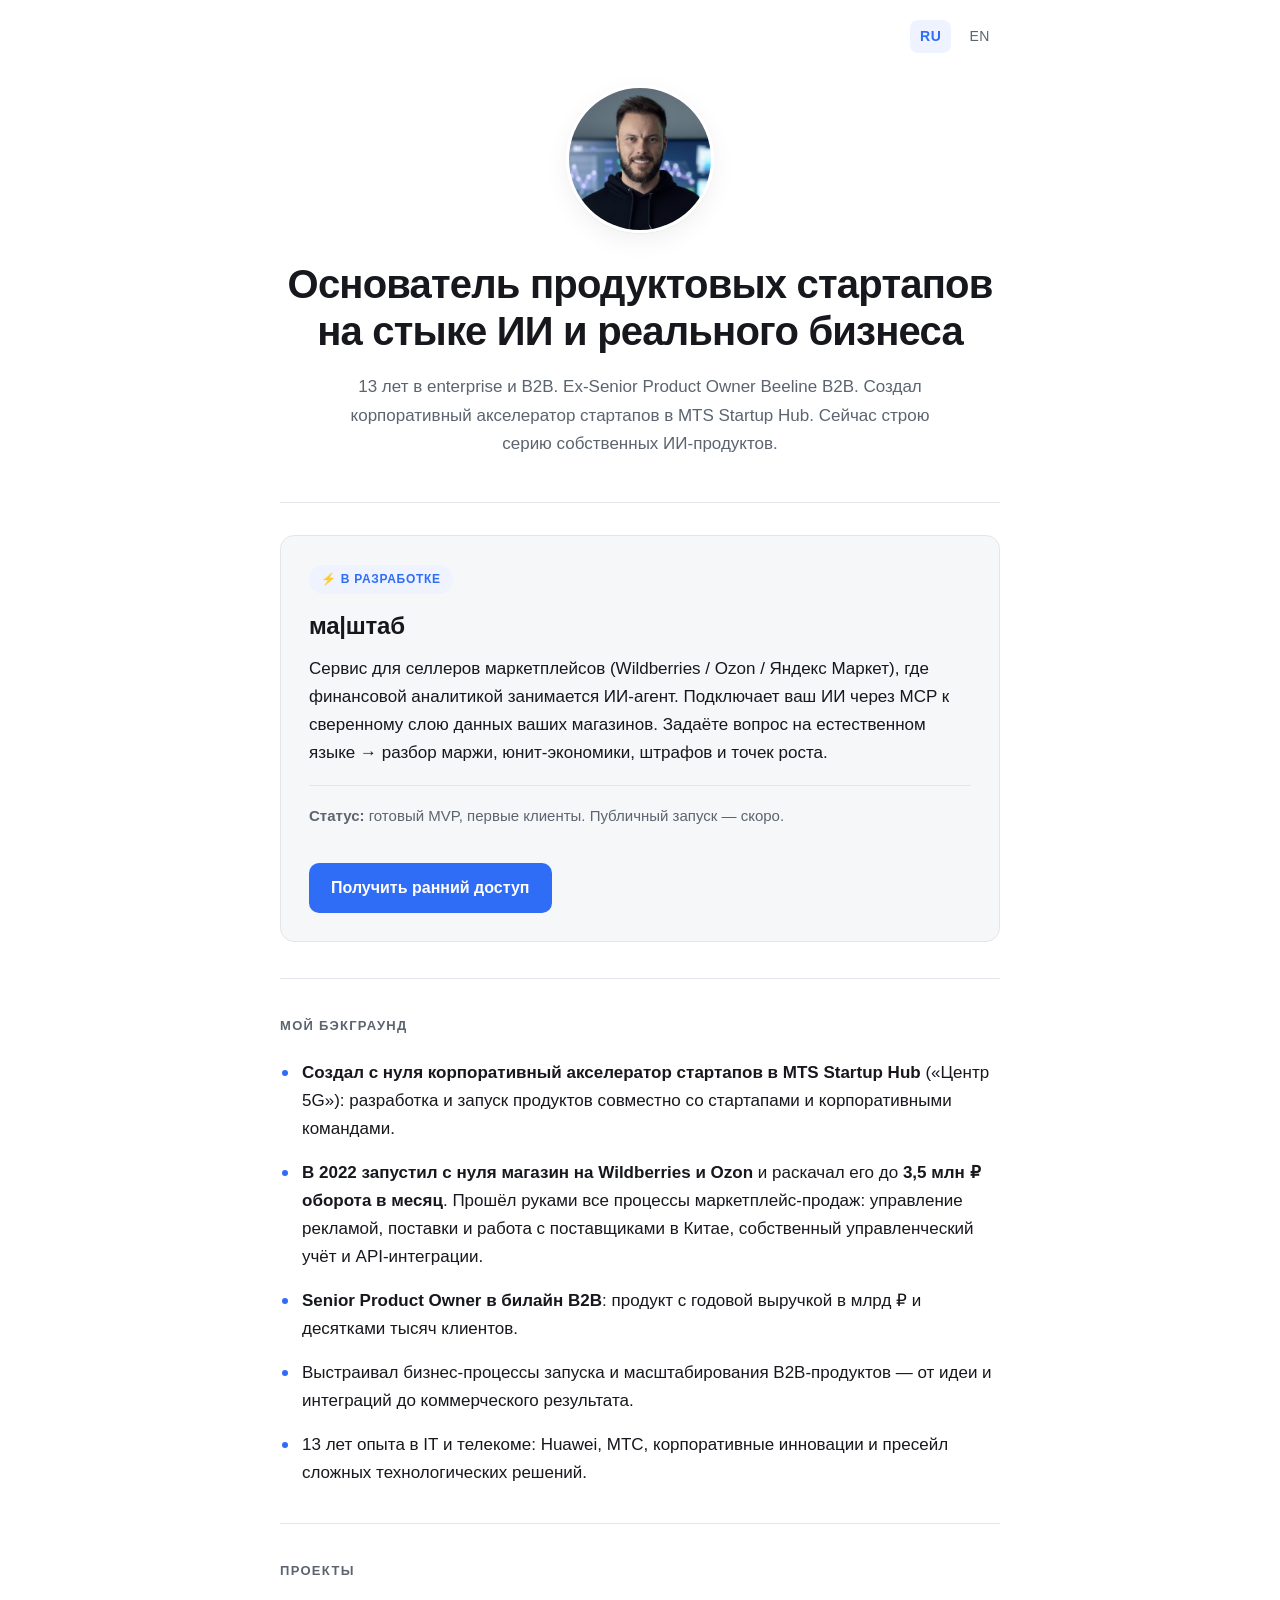
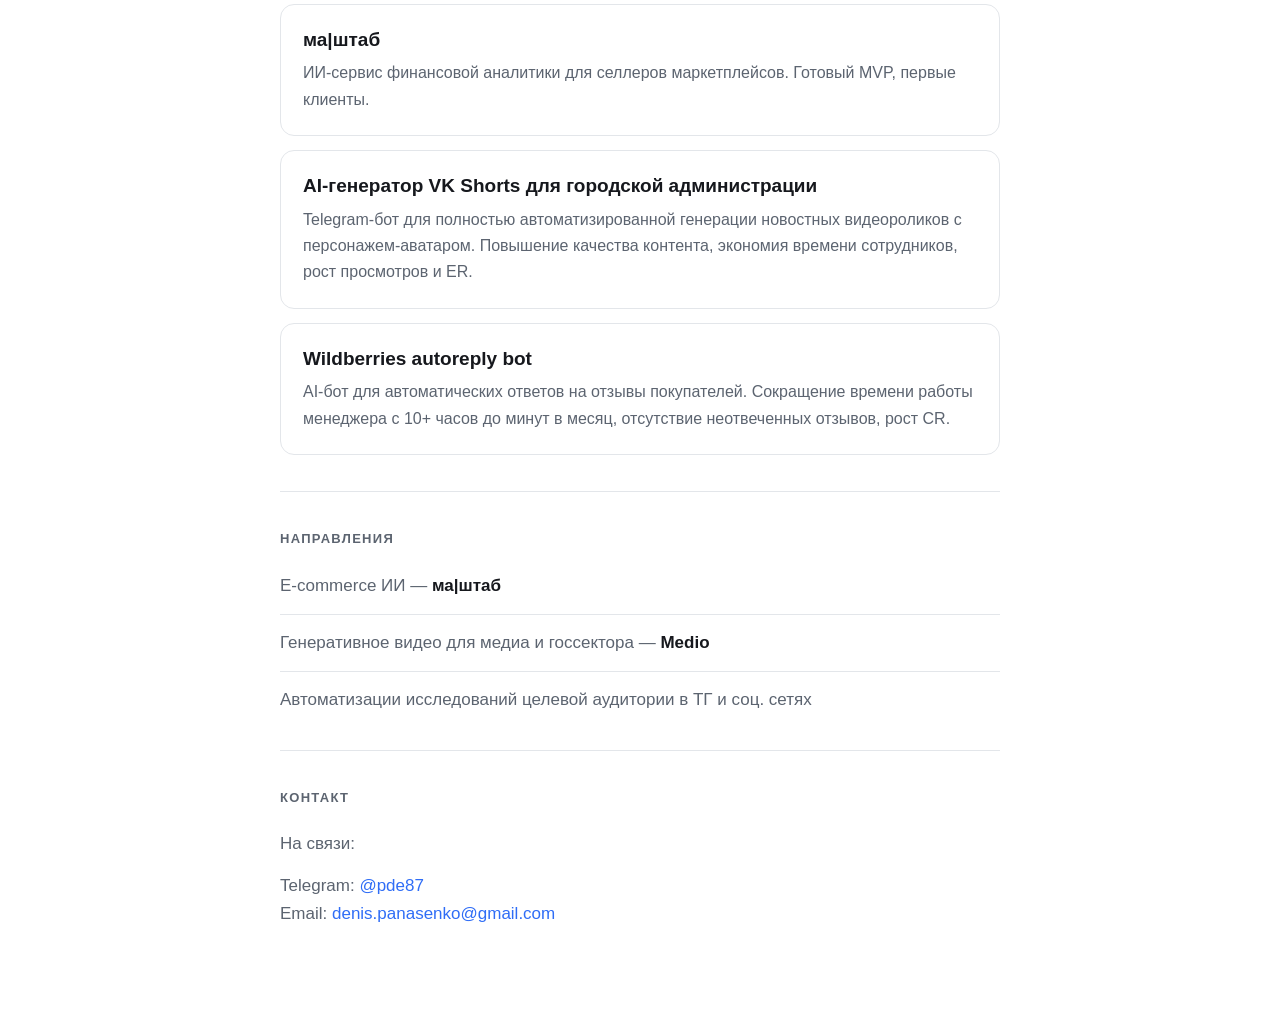
<file: index.html>
<!DOCTYPE html>
<html lang="ru">
<head>
<meta charset="utf-8">
<meta name="viewport" content="width=device-width, initial-scale=1">
<title>Денис Панасенко — основатель продуктовых стартапов на стыке ИИ и реального бизнеса</title>
<meta name="description" content="13 лет в enterprise и B2B. Ex-Senior Product Owner Beeline B2B. Создал корпоративный акселератор стартапов в MTS Startup Hub. Сейчас строю серию собственных ИИ-продуктов.">
<link rel="canonical" href="https://dpanasenko-tech.github.io/">
<link rel="alternate" hreflang="ru" href="https://dpanasenko-tech.github.io/">
<link rel="alternate" hreflang="en" href="https://dpanasenko-tech.github.io/en/">
<link rel="alternate" hreflang="x-default" href="https://dpanasenko-tech.github.io/">
<meta property="og:type" content="profile">
<meta property="og:locale" content="ru_RU">
<meta property="og:title" content="Денис Панасенко — основатель продуктовых стартапов на стыке ИИ и реального бизнеса">
<meta property="og:description" content="13 лет в enterprise и B2B. Сейчас строю серию собственных ИИ-продуктов. Флагман — ма|штаб, ИИ-аналитика для селлеров маркетплейсов.">
<meta property="og:url" content="https://dpanasenko-tech.github.io/">
<meta property="og:image" content="https://dpanasenko-tech.github.io/assets/img/me.jpg">
<meta name="twitter:card" content="summary">
<link rel="stylesheet" href="/assets/css/style.css">
</head>
<body>
<div class="wrap">

  <nav class="lang" aria-label="Выбор языка">
    <span class="is-active" aria-current="true">RU</span>
    <a href="/en/" hreflang="en" lang="en">EN</a>
  </nav>

  <header class="hero">
    <img src="/assets/img/me.jpg" width="148" height="148" alt="Денис Панасенко">
    <h1>Основатель продуктовых стартапов на стыке ИИ и реального бизнеса</h1>
    <p>13 лет в enterprise и B2B. Ex-Senior Product Owner Beeline B2B. Создал корпоративный акселератор стартапов в MTS&nbsp;Startup&nbsp;Hub. Сейчас строю серию собственных ИИ-продуктов.</p>
  </header>

  <section aria-labelledby="flagship-title">
    <div class="flagship">
      <span class="badge">⚡ В разработке</span>
      <h3 id="flagship-title">ма|штаб</h3>
      <p>Сервис для селлеров маркетплейсов (Wildberries / Ozon / Яндекс Маркет), где финансовой аналитикой занимается ИИ-агент. Подключает ваш ИИ через MCP к сверенному слою данных ваших магазинов. Задаёте вопрос на естественном языке → разбор маржи, юнит-экономики, штрафов и точек роста.</p>
      <p class="status"><strong>Статус:</strong> готовый MVP, первые клиенты. Публичный запуск — скоро.</p>
      <a class="cta" href="https://t.me/pde87" rel="noopener">Получить ранний доступ</a>
    </div>
  </section>

  <section aria-labelledby="background-title">
    <h2 id="background-title">Мой бэкграунд</h2>
    <ul class="bullets">
      <li><strong>Создал с нуля корпоративный акселератор стартапов в MTS Startup Hub</strong> («Центр 5G»): разработка и запуск продуктов совместно со стартапами и корпоративными командами.</li>
      <li><strong>В 2022 запустил с нуля магазин на Wildberries и Ozon</strong> и раскачал его до <strong>3,5 млн ₽ оборота в месяц</strong>. Прошёл руками все процессы маркетплейс-продаж: управление рекламой, поставки и работа с поставщиками в Китае, собственный управленческий учёт и API-интеграции.</li>
      <li><strong>Senior Product Owner в билайн B2B</strong>: продукт с годовой выручкой в млрд&nbsp;₽ и десятками тысяч клиентов.</li>
      <li>Выстраивал бизнес-процессы запуска и масштабирования B2B-продуктов — от идеи и интеграций до коммерческого результата.</li>
      <li>13 лет опыта в IT и телекоме: Huawei, МТС, корпоративные инновации и пресейл сложных технологических решений.</li>
    </ul>
  </section>

  <section aria-labelledby="projects-title">
    <h2 id="projects-title">Проекты</h2>
    <div class="cards">
      <article class="card">
        <h3>ма|штаб</h3>
        <p>ИИ-сервис финансовой аналитики для селлеров маркетплейсов. Готовый MVP, первые клиенты.</p>
      </article>
      <article class="card">
        <h3>AI-генератор VK Shorts для городской администрации</h3>
        <p>Telegram-бот для полностью автоматизированной генерации новостных видеороликов с персонажем-аватаром. Повышение качества контента, экономия времени сотрудников, рост просмотров и ER.</p>
      </article>
      <article class="card">
        <h3>Wildberries autoreply bot</h3>
        <p>AI-бот для автоматических ответов на отзывы покупателей. Сокращение времени работы менеджера с 10+ часов до минут в месяц, отсутствие неотвеченных отзывов, рост CR.</p>
      </article>
    </div>
  </section>

  <section aria-labelledby="tracks-title">
    <h2 id="tracks-title">Направления</h2>
    <ul class="tracks">
      <li>E-commerce ИИ — <strong>ма|штаб</strong></li>
      <li>Генеративное видео для медиа и госсектора — <strong>Medio</strong></li>
      <li>Автоматизации исследований целевой аудитории в ТГ и соц. сетях</li>
    </ul>
  </section>

  <footer class="contact">
    <section aria-labelledby="contact-title">
      <h2 id="contact-title">Контакт</h2>
      <p>На связи:</p>
      <p>Telegram: <a href="https://t.me/pde87" rel="noopener">@pde87</a><br>
         Email: <a href="mailto:denis.panasenko@gmail.com">denis.panasenko@gmail.com</a></p>
    </section>
  </footer>

</div>
</body>
</html>
</file>
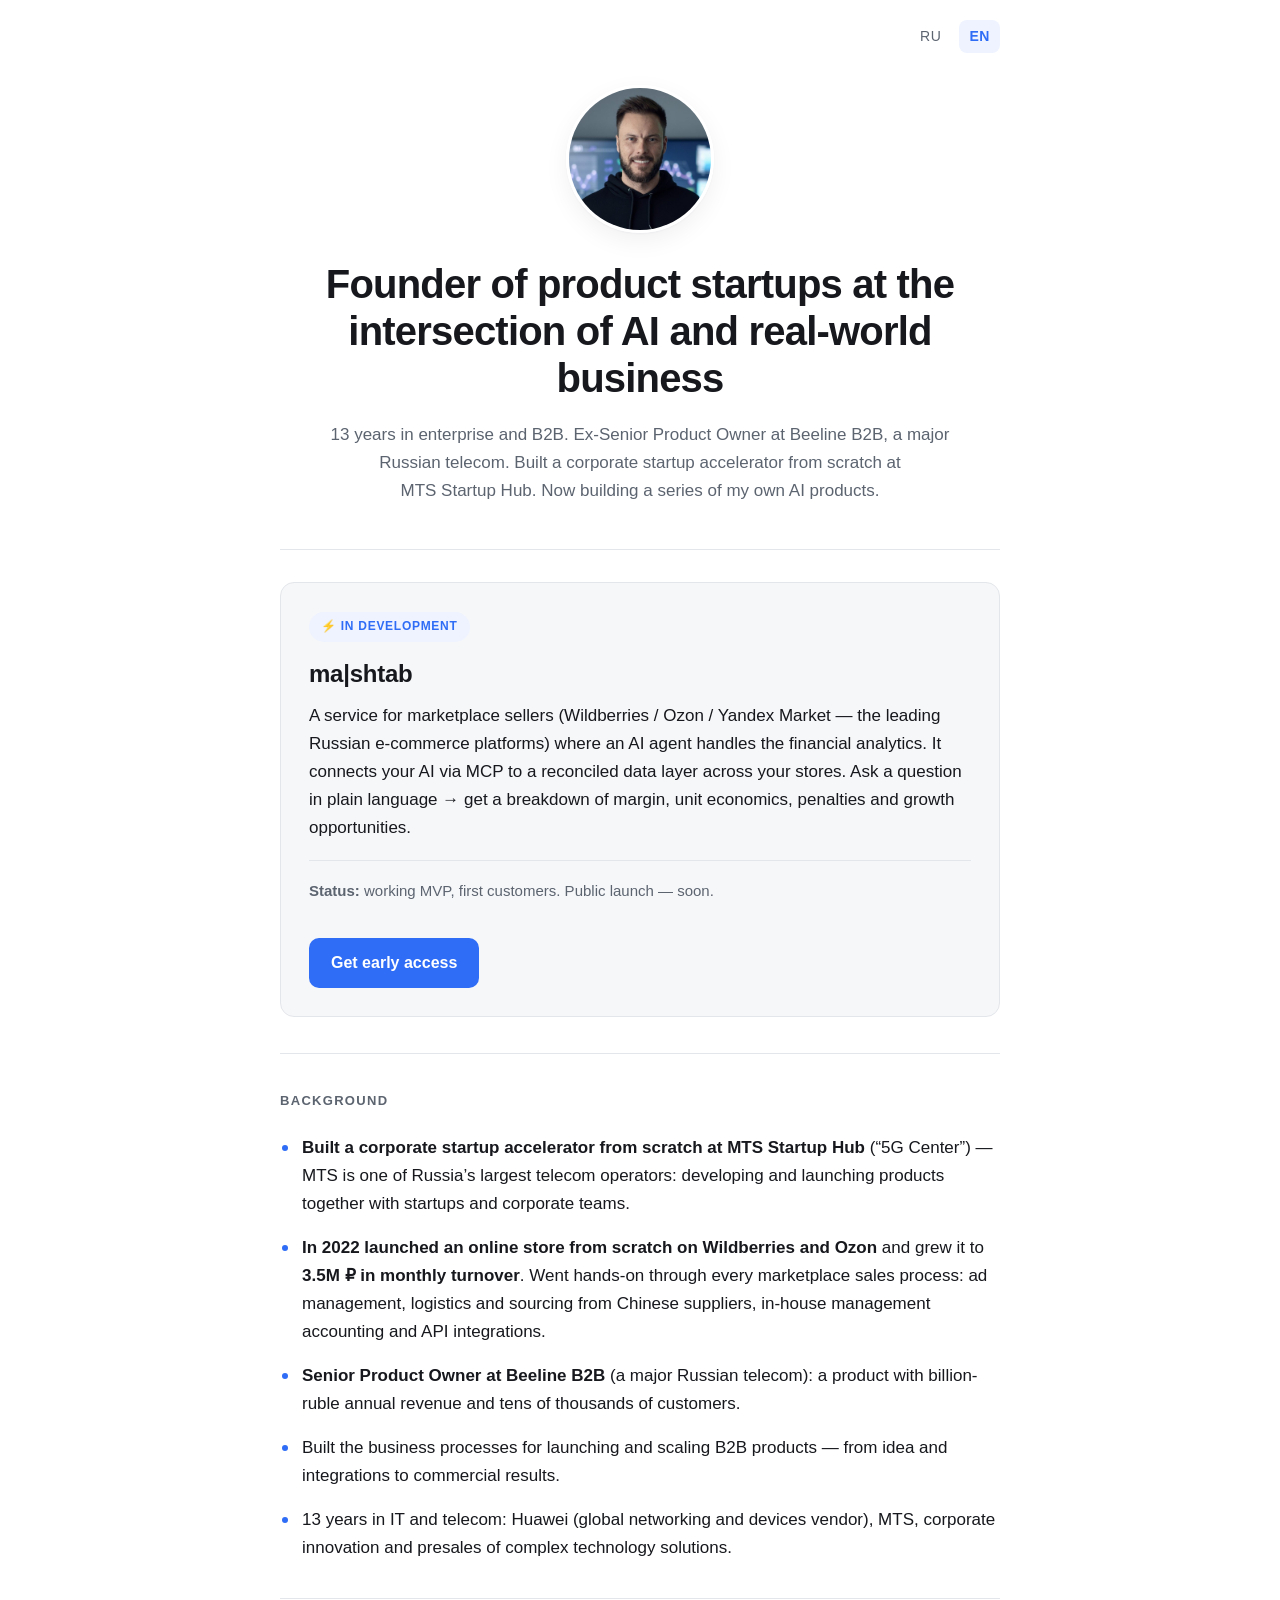
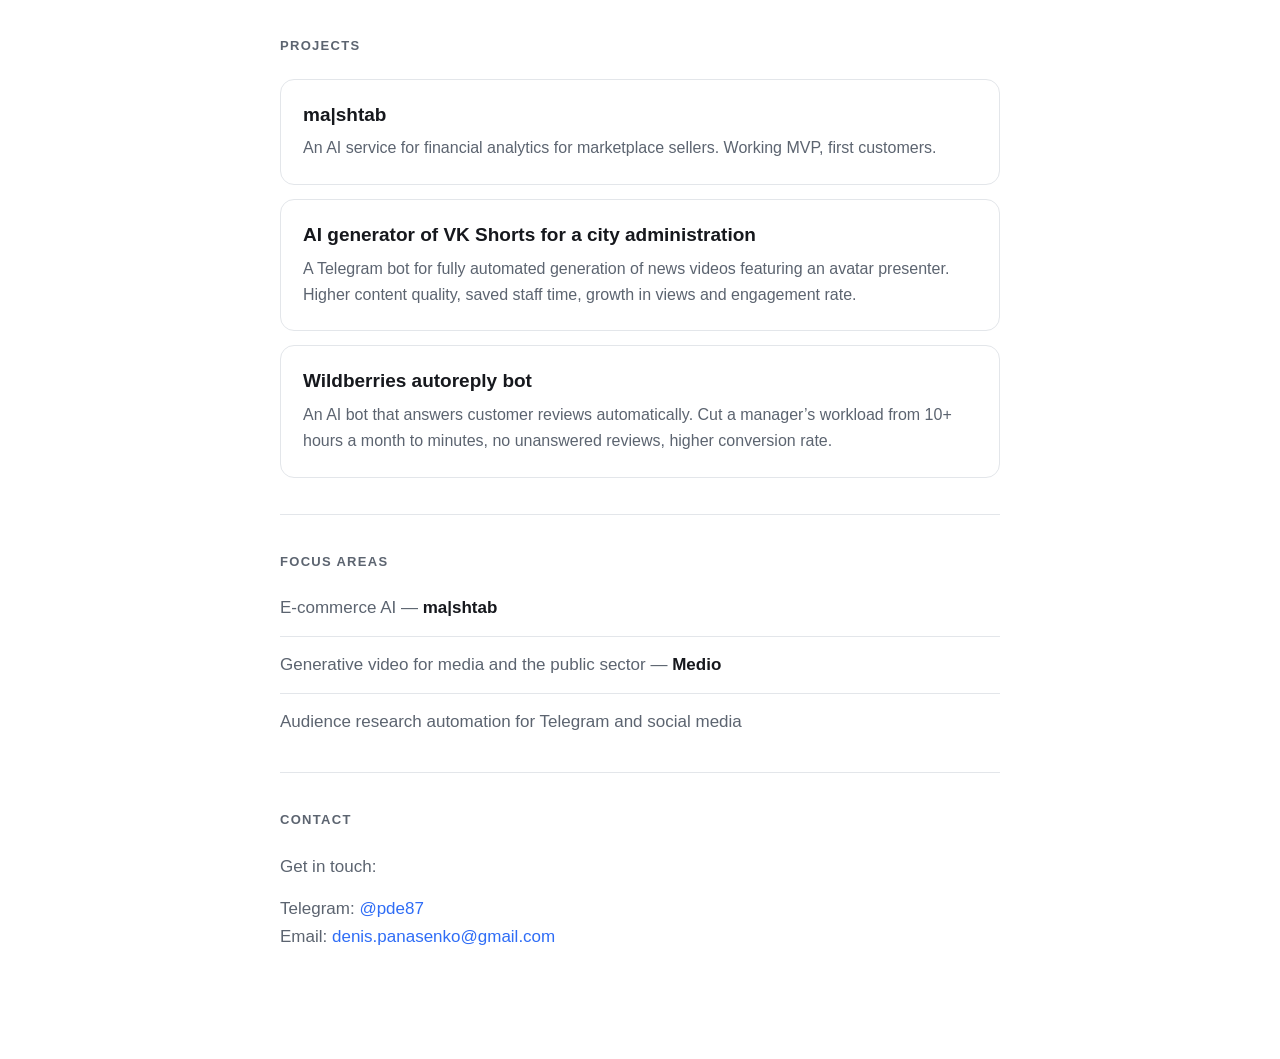
<file: en/index.html>
<!DOCTYPE html>
<html lang="en">
<head>
<meta charset="utf-8">
<meta name="viewport" content="width=device-width, initial-scale=1">
<title>Denis Panasenko — founder of product startups at the intersection of AI and real-world business</title>
<meta name="description" content="13 years in enterprise and B2B. Ex-Senior Product Owner at Beeline B2B, a major Russian telecom. Built a corporate startup accelerator at MTS Startup Hub. Now building a series of my own AI products.">
<link rel="canonical" href="https://dpanasenko-tech.github.io/en/">
<link rel="alternate" hreflang="ru" href="https://dpanasenko-tech.github.io/">
<link rel="alternate" hreflang="en" href="https://dpanasenko-tech.github.io/en/">
<link rel="alternate" hreflang="x-default" href="https://dpanasenko-tech.github.io/">
<meta property="og:type" content="profile">
<meta property="og:locale" content="en_US">
<meta property="og:title" content="Denis Panasenko — founder of product startups at the intersection of AI and real-world business">
<meta property="og:description" content="13 years in enterprise and B2B. Now building a series of my own AI products. Flagship — ma|shtab, AI financial analytics for marketplace sellers.">
<meta property="og:url" content="https://dpanasenko-tech.github.io/en/">
<meta property="og:image" content="https://dpanasenko-tech.github.io/assets/img/me.jpg">
<meta name="twitter:card" content="summary">
<link rel="stylesheet" href="/assets/css/style.css">
</head>
<body>
<div class="wrap">

  <nav class="lang" aria-label="Language">
    <a href="/" hreflang="ru" lang="ru">RU</a>
    <span class="is-active" aria-current="true">EN</span>
  </nav>

  <header class="hero">
    <img src="/assets/img/me.jpg" width="148" height="148" alt="Denis Panasenko">
    <h1>Founder of product startups at the intersection of AI and real-world business</h1>
    <p>13 years in enterprise and B2B. Ex-Senior Product Owner at Beeline B2B, a major Russian telecom. Built a corporate startup accelerator from scratch at MTS&nbsp;Startup&nbsp;Hub. Now building a series of my own AI products.</p>
  </header>

  <section aria-labelledby="flagship-title">
    <div class="flagship">
      <span class="badge">⚡ In development</span>
      <h3 id="flagship-title">ma|shtab</h3>
      <p>A service for marketplace sellers (Wildberries / Ozon / Yandex Market — the leading Russian e-commerce platforms) where an AI agent handles the financial analytics. It connects your AI via MCP to a reconciled data layer across your stores. Ask a question in plain language → get a breakdown of margin, unit economics, penalties and growth opportunities.</p>
      <p class="status"><strong>Status:</strong> working MVP, first customers. Public launch — soon.</p>
      <a class="cta" href="https://t.me/pde87" rel="noopener">Get early access</a>
    </div>
  </section>

  <section aria-labelledby="background-title">
    <h2 id="background-title">Background</h2>
    <ul class="bullets">
      <li><strong>Built a corporate startup accelerator from scratch at MTS Startup Hub</strong> (“5G Center”) — MTS is one of Russia’s largest telecom operators: developing and launching products together with startups and corporate teams.</li>
      <li><strong>In 2022 launched an online store from scratch on Wildberries and Ozon</strong> and grew it to <strong>3.5M ₽ in monthly turnover</strong>. Went hands-on through every marketplace sales process: ad management, logistics and sourcing from Chinese suppliers, in-house management accounting and API integrations.</li>
      <li><strong>Senior Product Owner at Beeline B2B</strong> (a major Russian telecom): a product with billion-ruble annual revenue and tens of thousands of customers.</li>
      <li>Built the business processes for launching and scaling B2B products — from idea and integrations to commercial results.</li>
      <li>13 years in IT and telecom: Huawei (global networking and devices vendor), MTS, corporate innovation and presales of complex technology solutions.</li>
    </ul>
  </section>

  <section aria-labelledby="projects-title">
    <h2 id="projects-title">Projects</h2>
    <div class="cards">
      <article class="card">
        <h3>ma|shtab</h3>
        <p>An AI service for financial analytics for marketplace sellers. Working MVP, first customers.</p>
      </article>
      <article class="card">
        <h3>AI generator of VK Shorts for a city administration</h3>
        <p>A Telegram bot for fully automated generation of news videos featuring an avatar presenter. Higher content quality, saved staff time, growth in views and engagement rate.</p>
      </article>
      <article class="card">
        <h3>Wildberries autoreply bot</h3>
        <p>An AI bot that answers customer reviews automatically. Cut a manager’s workload from 10+ hours a month to minutes, no unanswered reviews, higher conversion rate.</p>
      </article>
    </div>
  </section>

  <section aria-labelledby="tracks-title">
    <h2 id="tracks-title">Focus areas</h2>
    <ul class="tracks">
      <li>E-commerce AI — <strong>ma|shtab</strong></li>
      <li>Generative video for media and the public sector — <strong>Medio</strong></li>
      <li>Audience research automation for Telegram and social media</li>
    </ul>
  </section>

  <footer class="contact">
    <section aria-labelledby="contact-title">
      <h2 id="contact-title">Contact</h2>
      <p>Get in touch:</p>
      <p>Telegram: <a href="https://t.me/pde87" rel="noopener">@pde87</a><br>
         Email: <a href="mailto:denis.panasenko@gmail.com">denis.panasenko@gmail.com</a></p>
    </section>
  </footer>

</div>
</body>
</html>
</file>
<file: assets/css/style.css>
/* Био-лендинг Дениса Панасенко — единственный стилевой файл сайта. */

:root {
  --bg: #ffffff;
  --bg-soft: #f6f7f9;
  --card: #ffffff;
  --text: #16181d;
  --muted: #5c6470;
  --line: #e3e6ea;
  --accent: #2f6df6;
  --accent-soft: #eef3ff;
  --shadow: 0 1px 2px rgba(16, 24, 40, .04), 0 8px 24px rgba(16, 24, 40, .06);
  --radius: 14px;
  --maxw: 720px;
}

@media (prefers-color-scheme: dark) {
  :root {
    --bg: #0e1116;
    --bg-soft: #151a21;
    --card: #151a21;
    --text: #e8eaed;
    --muted: #9aa4b2;
    --line: #262d37;
    --accent: #6a9bff;
    --accent-soft: #17233c;
    --shadow: 0 1px 2px rgba(0, 0, 0, .3), 0 8px 24px rgba(0, 0, 0, .35);
  }
}

* { box-sizing: border-box; }

html { -webkit-text-size-adjust: 100%; }

body {
  margin: 0;
  padding: 0 20px 72px;
  background: var(--bg);
  color: var(--text);
  font: 400 17px/1.65 -apple-system, BlinkMacSystemFont, "Segoe UI", Roboto,
        "Helvetica Neue", Arial, sans-serif;
  -webkit-font-smoothing: antialiased;
}

.wrap { max-width: var(--maxw); margin: 0 auto; }

a { color: var(--accent); text-decoration: none; }
a:hover { text-decoration: underline; }

/* --- Переключатель языков --------------------------------------------- */

.lang {
  display: flex;
  justify-content: flex-end;
  gap: 8px;
  align-items: center;
  padding: 20px 0 0;
  font-size: 14px;
  letter-spacing: .04em;
}

.lang a, .lang span {
  padding: 5px 10px;
  border-radius: 8px;
  color: var(--muted);
}

.lang .is-active {
  background: var(--accent-soft);
  color: var(--accent);
  font-weight: 600;
}

.lang a:hover { background: var(--bg-soft); text-decoration: none; }

/* --- Hero -------------------------------------------------------------- */

.hero { padding: 32px 0 44px; text-align: center; }

.hero img {
  width: 148px;
  height: 148px;
  border-radius: 50%;
  object-fit: cover;
  border: 3px solid var(--card);
  box-shadow: var(--shadow);
  display: block;
  margin: 0 auto 28px;
}

h1 {
  font-size: clamp(28px, 5.2vw, 40px);
  line-height: 1.18;
  letter-spacing: -.02em;
  margin: 0 0 18px;
  font-weight: 700;
}

.hero p {
  margin: 0;
  color: var(--muted);
  font-size: 17px;
  max-width: 620px;
  margin-inline: auto;
}

/* --- Секции ------------------------------------------------------------ */

section { padding: 36px 0; border-top: 1px solid var(--line); }

h2 {
  font-size: 13px;
  text-transform: uppercase;
  letter-spacing: .1em;
  color: var(--muted);
  font-weight: 600;
  margin: 0 0 22px;
}

h3 { font-size: 19px; line-height: 1.35; margin: 0 0 8px; font-weight: 650; }

p { margin: 0 0 14px; }
p:last-child { margin-bottom: 0; }

/* --- Флагманский блок «ма|штаб» ---------------------------------------- */

.flagship {
  background: var(--bg-soft);
  border: 1px solid var(--line);
  border-radius: var(--radius);
  padding: 28px;
  margin-top: -4px;
}

.badge {
  display: inline-block;
  font-size: 12px;
  font-weight: 600;
  letter-spacing: .06em;
  text-transform: uppercase;
  color: var(--accent);
  background: var(--accent-soft);
  border-radius: 999px;
  padding: 5px 12px;
  margin-bottom: 16px;
}

.flagship h3 { font-size: 24px; letter-spacing: -.01em; margin-bottom: 12px; }

.status {
  color: var(--muted);
  font-size: 15px;
  border-top: 1px solid var(--line);
  margin-top: 18px;
  padding-top: 18px;
}

.cta {
  display: inline-block;
  margin-top: 20px;
  padding: 12px 22px;
  border-radius: 10px;
  background: var(--accent);
  color: #fff;
  font-weight: 600;
  font-size: 16px;
}

.cta:hover { text-decoration: none; opacity: .88; }

/* --- Списки ------------------------------------------------------------ */

ul { margin: 0; padding: 0; list-style: none; }

.bullets li {
  position: relative;
  padding-left: 22px;
  margin-bottom: 16px;
}

.bullets li::before {
  content: "";
  position: absolute;
  left: 2px;
  top: 11px;
  width: 6px;
  height: 6px;
  border-radius: 50%;
  background: var(--accent);
}

.bullets li:last-child { margin-bottom: 0; }

/* --- Карточки проектов ------------------------------------------------- */

.cards { display: grid; gap: 14px; }

.card {
  background: var(--card);
  border: 1px solid var(--line);
  border-radius: var(--radius);
  padding: 22px;
}

.card p { color: var(--muted); font-size: 16px; }

/* --- Направления ------------------------------------------------------- */

.tracks li {
  padding: 14px 0;
  border-bottom: 1px solid var(--line);
  color: var(--muted);
}

.tracks li:first-child { padding-top: 0; }
.tracks li:last-child { border-bottom: 0; padding-bottom: 0; }
.tracks strong { color: var(--text); }

/* --- Контакты ---------------------------------------------------------- */

.contact p { color: var(--muted); }
.contact a { font-weight: 500; }

@media (max-width: 560px) {
  body { padding: 0 18px 56px; font-size: 16px; }
  .flagship, .card { padding: 20px; }
  .hero { padding: 24px 0 36px; }
}
</file>
